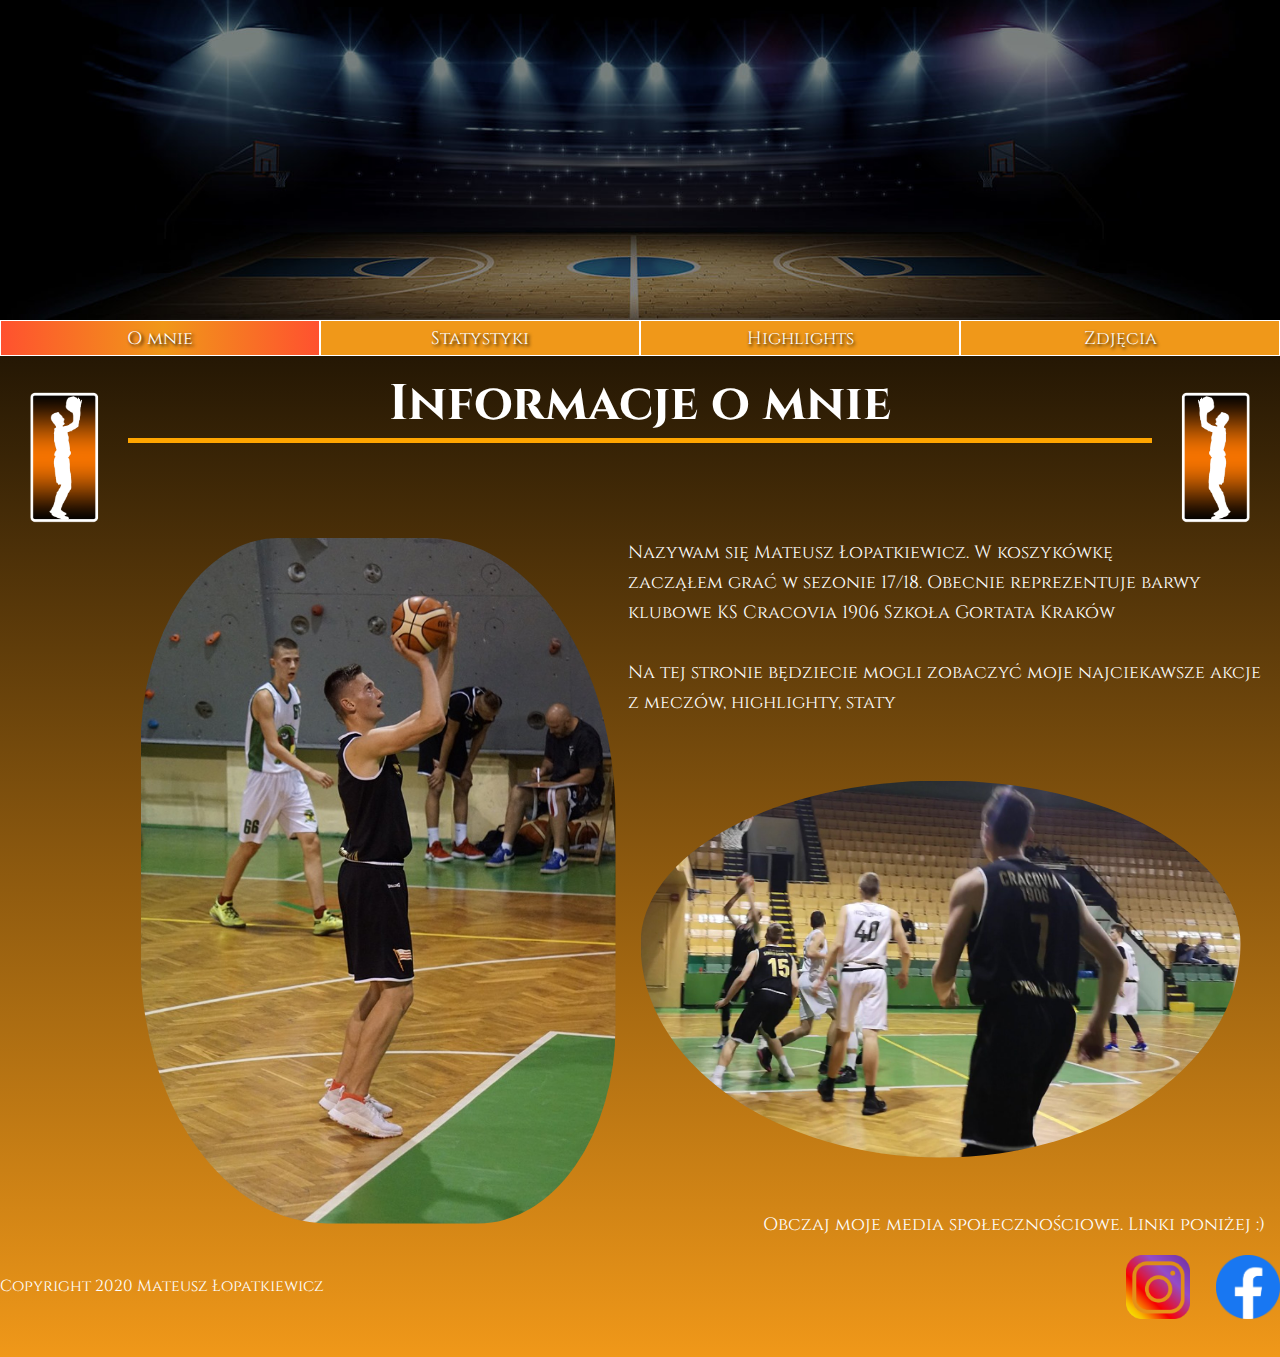
<file: index.html>
﻿<!DOCTYPE html>
<html lang="PL">
<head>
	<meta charset="UTF-8"> <!-- polskie znaki-->
	<meta name="keywords" content="Mateusz Łopatkiewicz, Mateusz, Łopatkiewicz, koszykówka, kosz, rozgrywki">
	<meta name="viewport" content="width=device-width, initial-scale=1.0"> <!-- dla urządzeń mobilnych-->
	<title>Mateusz Łopatkiewicz</title> <!-- Wynik wyszukiwania nazwa strony -->
	<link href="https://fonts.googleapis.com/css?family=Cinzel&display=swap&subset=latin-ext" rel="stylesheet">  <!-- dodanie czcionki -->
	<link href="Zdjecia/favicon.ico" rel="icon" type="image/x-icon"/>	<!-- favvicon -->
	<link rel="stylesheet" href="styleinfo.css">
    	<link rel="stylesheet" href="respon.css">


	<script src="http://ajax.googleapis.com/ajax/libs/jquery/1.8.3/jquery.min.js"></script>
	<script src="responsiveslides.min.js"></script>

	<script>
  		$(function() {
    	$(".rslides").responsiveSlides();
  	});
	</script>


	
</head>

<body>



<div id="wrapper"> <!-- Główny kontener z id main -->
	<header> <!-- nagłówek strony -->
		<ul class="rslides">
  			<li><img src="Zdjecia/basketball.jpg" alt=""></li>
  			<li><img src="Zdjecia/basketball2.jpg" alt=""></li>
			<li><img src="Zdjecia/basketball3.jpg" alt=""></li>
		</ul>
	</header>
	
		<nav> <!-- Nasze menu nawigacja -->
			<ol>
				<li class="aktywny"><a  href="#">O mnie</a></li>
				<li><a>Statystyki</a>
					<ul>
						<li><a href="KNBA.html">KNBA</a></li>
						<li><a href="U18.html">U18</a></li>
						<li><a href="U20.html">U20</a></li>
						<li><a href="3LM.html">3 Liga Mężczyzn</a></li>
                        			<li><a href="DC35.html">Draft Camp 35</a></li>
						<li><a href="PZKOSZ.html">Mistrzostwa Polski</a></li>
					</ul>
				</li>
				<li><a  href="stronafree.html">Highlights</a></li>
				<li><a  href="galeria.html">Zdjęcia</a></li>
			</ol>
		</nav>
	
		<section>
			<article>
                <img class="logo1" src="Zdjecia/Moje_logo.png" alt="Logo">
                <img class="logo second" src="Zdjecia/Moje_logo.png" alt="logo">
                <h1 class="pierwszy">Informacje o mnie</h1>
				<p></p>
				<p><img class="left" src="Zdjecia/ja.jpg" alt="Moje zdjęcie">Nazywam się Mateusz Łopatkiewicz. W koszykówkę zacząłem grać w sezonie 17/18. Obecnie reprezentuje 
				barwy klubowe KS Cracovia 1906 Szkoła Gortata Kraków</p>
				<p>Na tej stronie będziecie mogli zobaczyć moje najciekawsze akcje z meczów, highlighty, staty<img class="tyl" src="Zdjecia/tyl.png" alt="zdjecie"></p>
                
				<p class="media">Obczaj moje media społecznościowe. Linki poniżej :)</p>
				<a href="https://www.facebook.com/mateos0205" target="_blank"><img class="fb" src="Zdjecia/facebook.png" alt="fb" ></a><a href="https://www.instagram.com/maticzek52/?hl=pl" target="_blank"><img class=insta src="Zdjecia/instagram.png" alt="insta" ></a>
			</article>
			
		</section>
	
		<footer>Copyright 2020 Mateusz Łopatkiewicz</footer>
	
	</div>
	
	


</body>
</file>
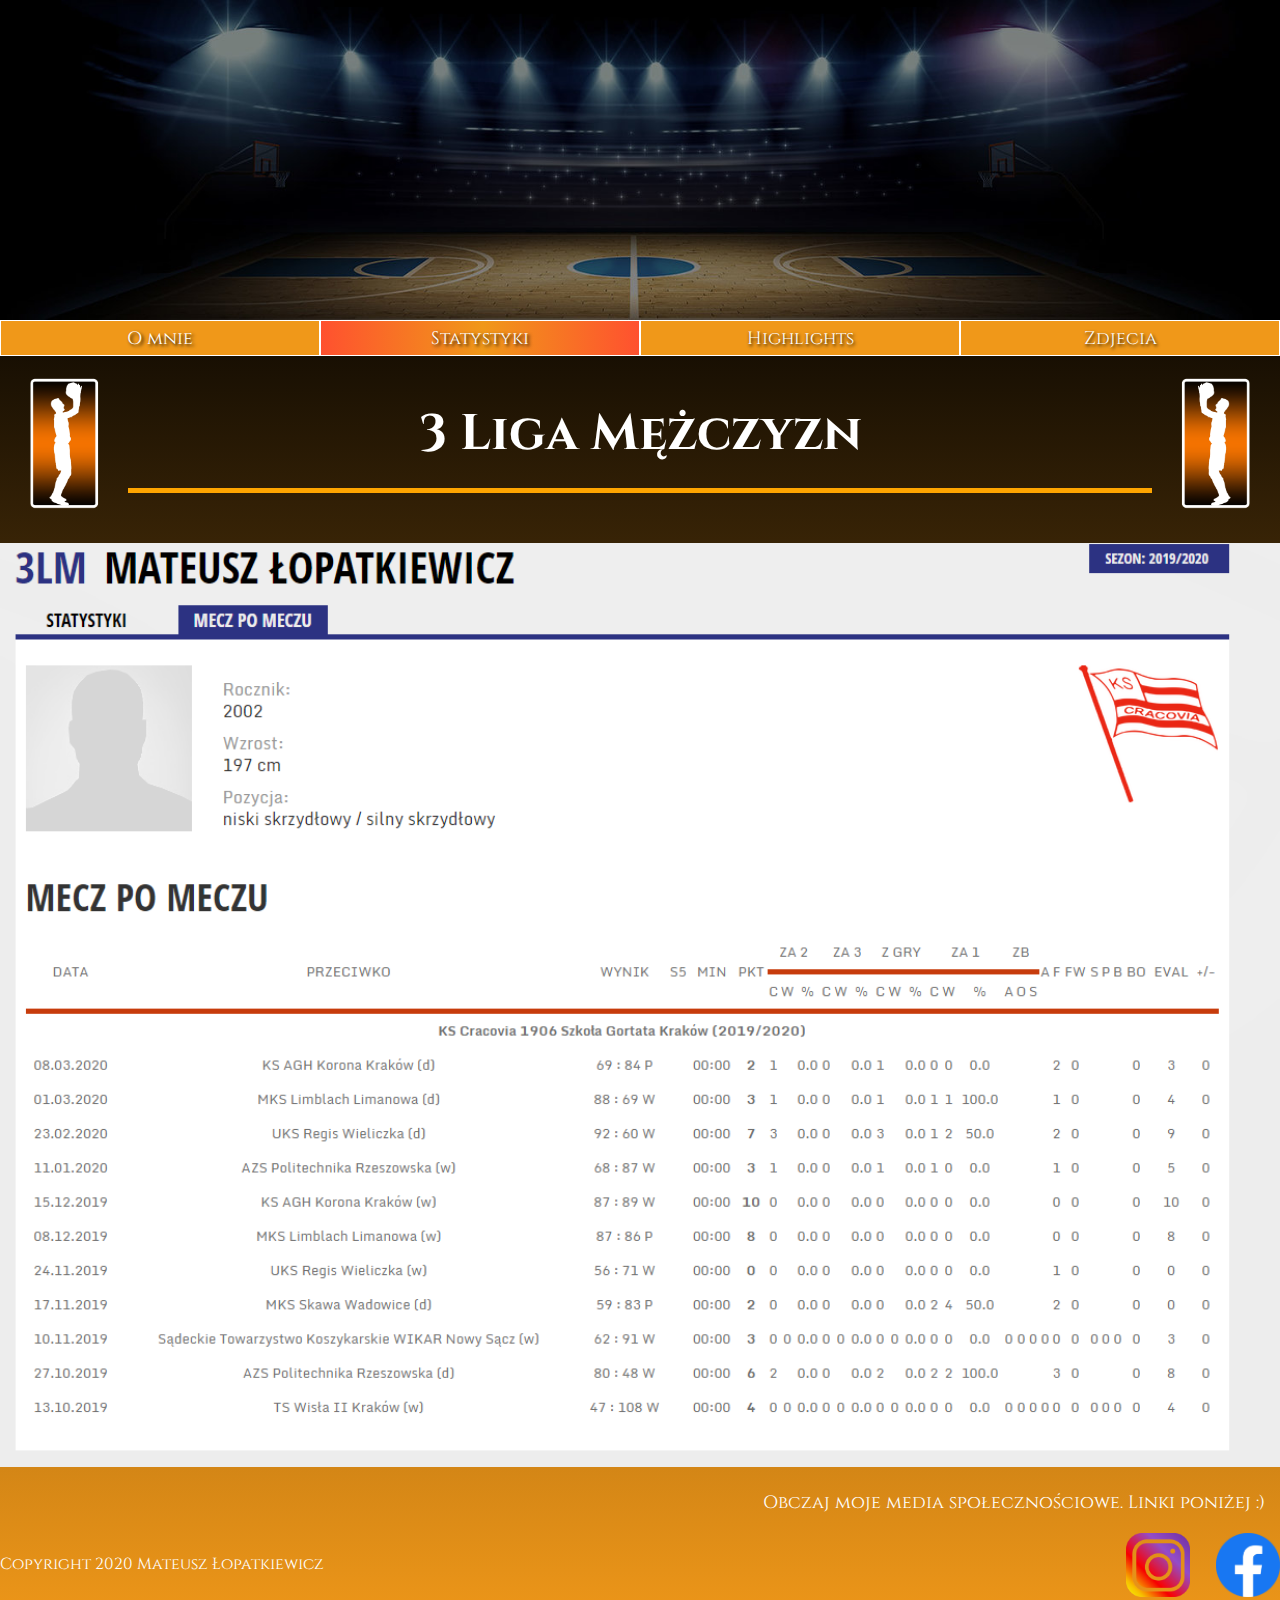
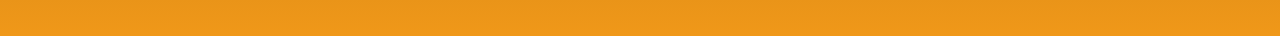
<file: 3LM.html>
﻿<!DOCTYPE html>
<html lang="PL">
<head>
	<meta charset="UTF-8"> <!-- polskie znaki-->
	<meta name="viewport" content="width=device-width, initial-scale=1.0"> <!-- dla urządzeń mobilnych-->
	<title>Mateusz Łopatkiewicz</title> <!-- Wynik wyszukiwania nazwa strony -->
	<link href="https://fonts.googleapis.com/css?family=Cinzel&display=swap&subset=latin-ext" rel="stylesheet">  <!-- dodanie czcionki -->
	<link href="Zdjecia/favicon.ico" rel="icon" type="image/x-icon" />	<!-- favvicon -->
	<link rel="stylesheet" href="stylestaty.css">
	<link rel="stylesheet" href="respon.css">
	<link rel="stylesheet" type="text/css" href="Lightbox/css/lightbox.css"> 
    <script type="text/javascript" src="Lightbox/js/lightbox-plus-jquery.min.js"></script>

	
	<script src="http://ajax.googleapis.com/ajax/libs/jquery/1.8.3/jquery.min.js"></script>
	<script src="responsiveslides.min.js"></script>

	<script>
  		$(function() {
    	$(".rslides").responsiveSlides();
  	});
	</script>

</head>

<body>
	<div id="wrapper"> <!-- Główny kontener z id main -->
		<header> <!-- nagłówek strony -->
				<ul class="rslides">
  			<li><img src="Zdjecia/basketball.jpg" alt=""></li>
  			<li><img src="Zdjecia/basketball2.jpg" alt=""></li>
			<li><img src="Zdjecia/basketball3.jpg" alt=""></li>
		</ul>
		</header>
	
		<nav> <!-- Nasze menu nawigacja -->
			<ol>
				<li><a  href="index.html">O mnie</a></li>
				<li class="aktywny"><a>Statystyki</a>
					<ul>
						<li><a href="KNBA.html">KNBA</a></li>
						<li><a href="U18.html">U18</a></li>
						<li><a href="U20.html">U20</a></li>
						<li class="aktywny">3 Liga Mężczyzn</li>
                         			<li><a href="DC35.html">Draft Camp 35</a></li>
						<li><a href="PZKOSZ.html">Mistrzostwa Polski</a></li>
					</ul>
				</li>
				<li><a  href="stronafree.html">Highlights</a></li>
				<li><a  href="galeria.html">Zdjecia</a></li>
			</ol>
		</nav>
	
		<section>
			<article>
                <img class="logo1" src="Zdjecia/Moje_logo.png" alt="Logo">
                <img class="logo second" src="Zdjecia/Moje_logo.png" alt="logo">
				<h1 class="pierwszy">3 Liga Mężczyzn</h1>
				<div class="statsy">
                <a class href="Zdjecia/3lmw.png" data-lightbox="Zdjęcia"><img class="statsy" src="Zdjecia/3LM.png"></a>
			    </div>
				<p class="media">Obczaj moje media społecznościowe. Linki poniżej :)</p>
				<a href="https://www.facebook.com/mateos0205" target="_blank"><img class="fb" src="Zdjecia/facebook.png" alt="fb" ></a><a href="https://www.instagram.com/maticzek52/?hl=pl" target="_blank"><img class=insta src="Zdjecia/instagram.png" alt="insta" ></a>
			</article>

		</section>
	
		<footer>Copyright 2020 Mateusz Łopatkiewicz</footer>
	
	</div>
	
	
</body>
</file>
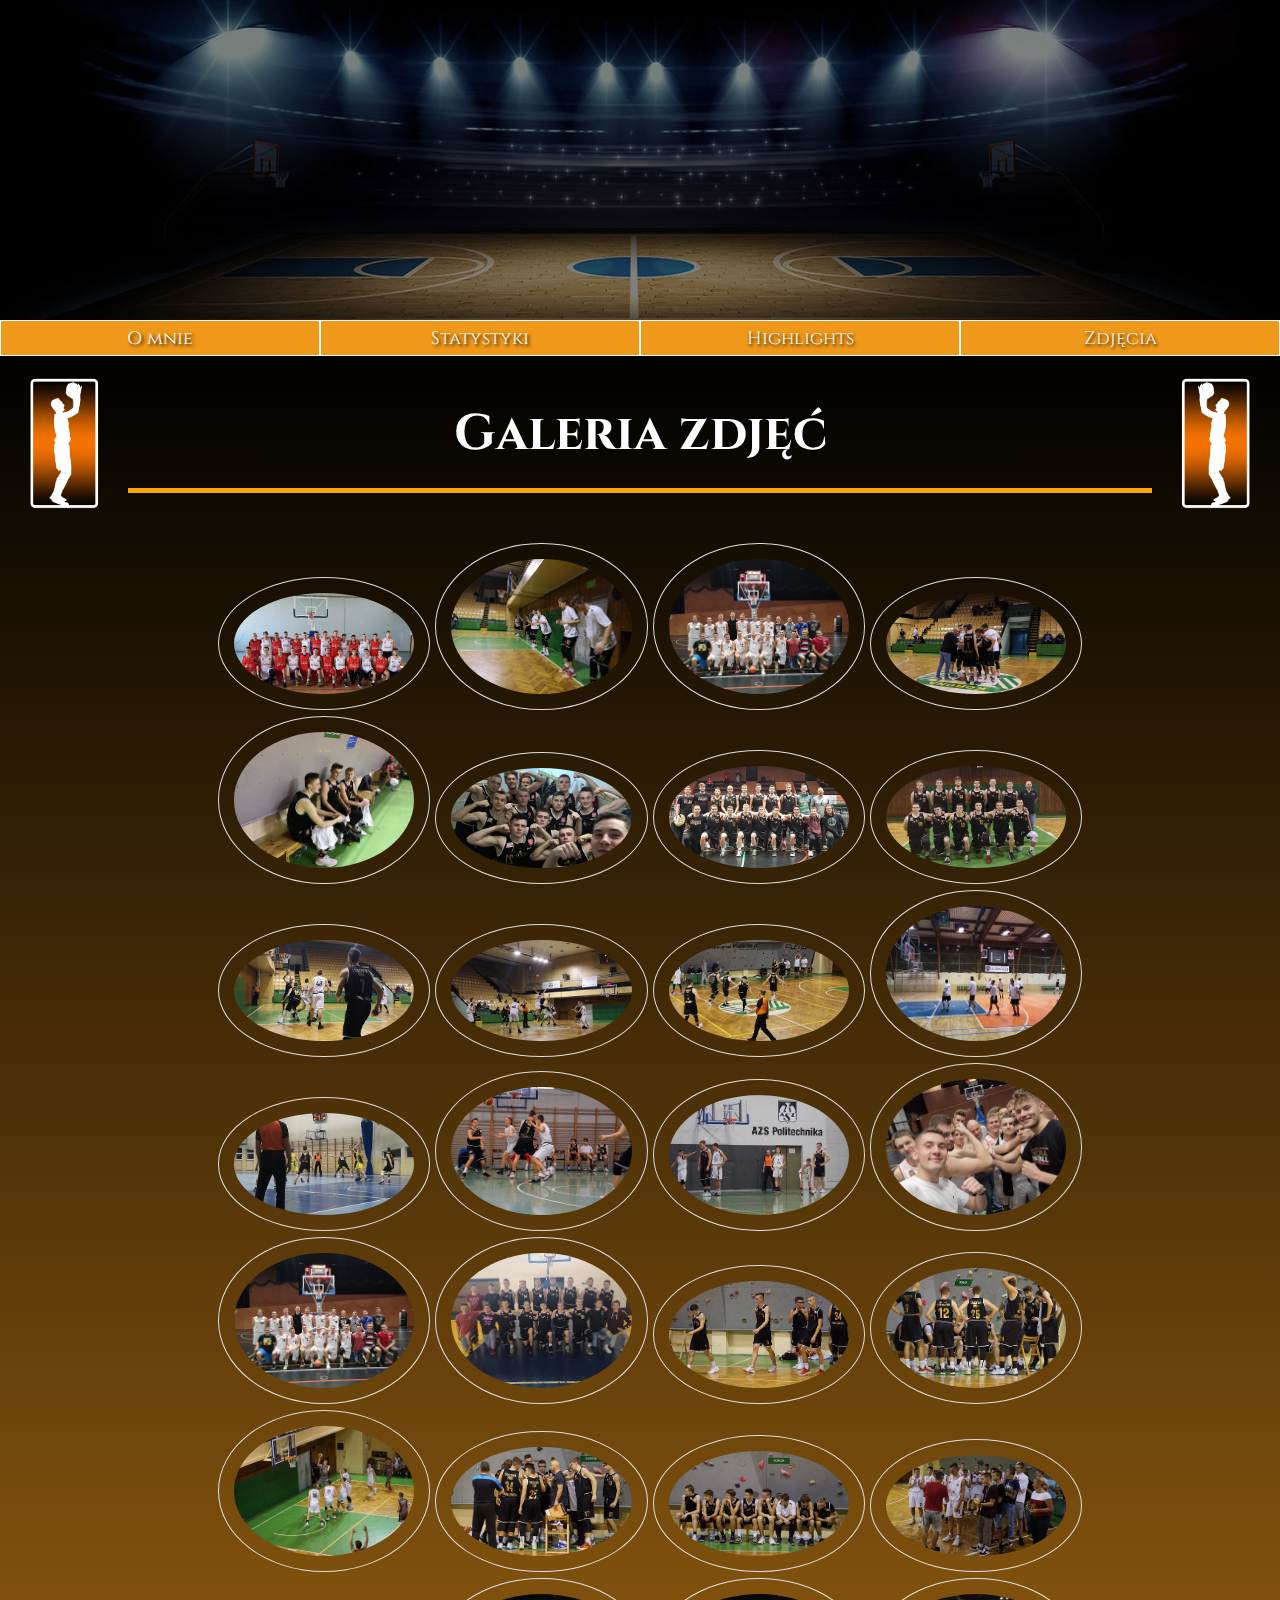
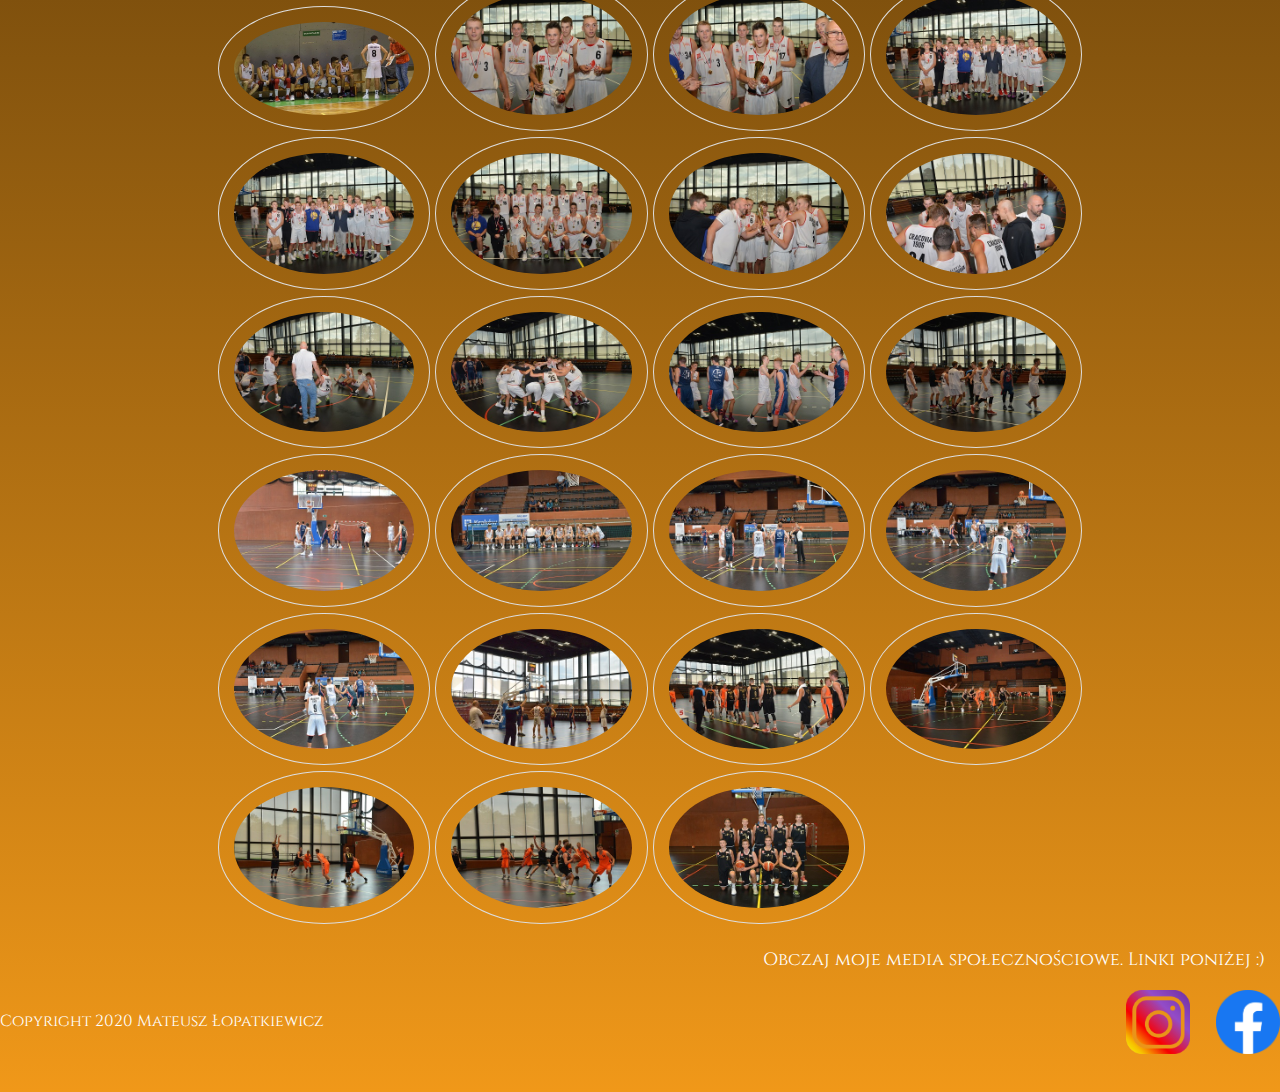
<file: galeria.html>
<!DOCTYPE html>
<html lang="PL">
<head>
	<meta charset="UTF-8"> <!-- polskie znaki-->
	<meta name="viewport" content="width=device-width, initial-scale=1.0"> <!-- dla urządzeń mobilnych-->
	<title>Mateusz Łopatkiewicz</title> <!-- Wynik wyszukiwania nazwa strony -->
	<link href="https://fonts.googleapis.com/css?family=Cinzel&display=swap&subset=latin-ext" rel="stylesheet">  <!-- dodanie czcionki -->
	<link href="Zdjecia/favicon.ico" rel="icon" type="image/x-icon" />	<!-- favvicon -->
	<link rel="stylesheet" type="text/css" href="stylestaty.css">
	<link rel="stylesheet" type="text/css" href="respon.css">
    <link rel="stylesheet" type="text/css" href="galeriastyle.css">
    <link rel="stylesheet" type="text/css" href="Lightbox/css/lightbox.css"> 
    <script type="text/javascript" src="Lightbox/js/lightbox-plus-jquery.min.js"></script>

	
	<script src="http://ajax.googleapis.com/ajax/libs/jquery/1.8.3/jquery.min.js"></script>
	<script src="responsiveslides.min.js"></script>

	<script>
  		$(function() {
    	$(".rslides").responsiveSlides();
  	});
	</script>

</head>

<body>
	<div id="wrapper"> <!-- Główny kontener z id main -->
		<header> <!-- nagłówek strony -->
				<ul class="rslides">
  			<li><img src="Zdjecia/basketball.jpg" alt=""></li>
  			<li><img src="Zdjecia/basketball2.jpg" alt=""></li>
  			<li><img src="Zdjecia/basketball3.jpg" alt=""></li>
		</ul>
		</header>
	
		<nav> <!-- Nasze menu nawigacja -->
			<ol>
				<li><a  href="index.html">O mnie</a></li>
				<li><a>Statystyki</a>
					<ul>
						<li><a href="KNBA.html">KNBA</a></li>
						<li><a href="U18.html">U18</a></li>
						<li><a href="U20.html">U20</a></li>
						<li><a href="3LM.html">3 Liga Mężczyzn</a></li>
                        			<li><a href="DC35.html">Draft Camp 35</a></li>
						<li><a href="PZKOSZ.html">Mistrzostwa Polski</a></li>
					</ul>
				</li>
				<li><a  href="stronafree.html">Highlights</a></li>
				<li><a  href="galeria.html">Zdjęcia</a></li>
			</ol>
		</nav>
	
		<section>
			<article>
                <img class="logo1" src="Zdjecia/Moje_logo.png" alt="Logo">
                <img class="logo second" src="Zdjecia/Moje_logo.png" alt="logo">
				<h1 class="pierwszy">Galeria zdjęć</h1>
                <div class="gallery">
                    <a href="Images/zdj1.jpg" data-lightbox="Zdjęcia"><img src="Images/zdj1male.jpg"></a>
                    <a href="Images/zdj2.jpg" data-lightbox="Zdjęcia"><img src="Images/zdj2male.jpg"></a>
                    <a href="Images/zdj3.jpg" data-lightbox="Zdjęcia"><img src="Images/zdj3male.jpg"></a>
                    <a href="Images/zdj4.jpg" data-lightbox="Zdjęcia"><img src="Images/zdj4male.jpg"></a>
                    <a href="Images/zdj5.jpg" data-lightbox="Zdjęcia"><img src="Images/zdj5male.jpg"></a>
                    <a href="Images/zdj6.jpg" data-lightbox="Zdjęcia"><img src="Images/zdj6male.jpg"></a>
                    <a href="Images/zdj7.jpg" data-lightbox="Zdjęcia"><img src="Images/zdj7male.jpg"></a>
                    <a href="Images/zdj8.jpg" data-lightbox="Zdjęcia"><img src="Images/zdj8male.jpg"></a>
                    <a href="Images/zdj9.jpg" data-lightbox="Zdjęcia"><img src="Images/zdj9male.jpg"></a>
                    <a href="Images/zdj10.jpg" data-lightbox="Zdjęcia"><img src="Images/zdj10male.jpg"></a>
                    <a href="Images/zdj11.jpg" data-lightbox="Zdjęcia"><img src="Images/zdj11male.jpg"></a>
                    <a href="Images/zdj12.jpg" data-lightbox="Zdjęcia"><img src="Images/zdj12male.jpg"></a>
                    <a href="Images/zdj13.jpg" data-lightbox="Zdjęcia"><img src="Images/zdj13male.jpg"></a>
                    <a href="Images/zdj14.jpg" data-lightbox="Zdjęcia"><img src="Images/zdj14male.jpg"></a>
                    <a href="Images/zdj16.jpg" data-lightbox="Zdjęcia"><img src="Images/zdj16male.jpg"></a>
                    <a href="Images/zdj18.jpg" data-lightbox="Zdjęcia"><img src="Images/zdj18male.jpg"></a>
                    <a href="Images/zdj19.jpg" data-lightbox="Zdjęcia"><img src="Images/zdj19male.jpg"></a>
                    <a href="Images/zdj20.jpg" data-lightbox="Zdjęcia"><img src="Images/zdj20male.jpg"></a>
                    <a href="Images/zdj21.jpg" data-lightbox="Zdjęcia"><img src="Images/zdj21male.jpg"></a>
                    <a href="Images/zdj24.jpg" data-lightbox="Zdjęcia"><img src="Images/zdj24male.jpg"></a>
                    <a href="Images/zdj25.jpg" data-lightbox="Zdjęcia"><img src="Images/zdj25male.jpg"></a>
                    <a href="Images/zdj26.jpg" data-lightbox="Zdjęcia"><img src="Images/zdj26male.jpg"></a>
                    <a href="Images/zdj27.jpg" data-lightbox="Zdjęcia"><img src="Images/zdj27male.jpg"></a>
                    <a href="Images/zdj28.jpg" data-lightbox="Zdjęcia"><img src="Images/zdj28male.jpg"></a>
                    <a href="Images/zdj29.jpg" data-lightbox="Zdjęcia"><img src="Images/zdj29male.jpg"></a>
                    <a href="Images/zdj31.jpg" data-lightbox="Zdjęcia"><img src="Images/zdj31male.jpg"></a>
                    <a href="Images/zdj32.jpg" data-lightbox="Zdjęcia"><img src="Images/zdj32male.jpg"></a>
                    <a href="Images/zdj33.jpg" data-lightbox="Zdjęcia"><img src="Images/zdj33male.jpg"></a>
                    <a href="Images/zdj34.jpg" data-lightbox="Zdjęcia"><img src="Images/zdj34male.jpg"></a>
                    <a href="Images/zdj35.jpg" data-lightbox="Zdjęcia"><img src="Images/zdj35male.jpg"></a>
                    <a href="Images/zdj36.jpg" data-lightbox="Zdjęcia"><img src="Images/zdj36male.jpg"></a>
                    <a href="Images/zdj37.jpg" data-lightbox="Zdjęcia"><img src="Images/zdj37male.jpg"></a>
                    <a href="Images/zdj38.jpg" data-lightbox="Zdjęcia"><img src="Images/zdj38male.jpg"></a>
                    <a href="Images/zdj39.jpg" data-lightbox="Zdjęcia"><img src="Images/zdj39male.jpg"></a>
                    <a href="Images/zdj40.jpg" data-lightbox="Zdjęcia"><img src="Images/zdj40male.jpg"></a>
                    <a href="Images/zdj41.jpg" data-lightbox="Zdjęcia"><img src="Images/zdj41male.jpg"></a>
                    <a href="Images/zdj42.jpg" data-lightbox="Zdjęcia"><img src="Images/zdj42male.jpg"></a>
                    <a href="Images/zdj43.jpg" data-lightbox="Zdjęcia"><img src="Images/zdj43male.jpg"></a>
                    <a href="Images/zdj44.jpg" data-lightbox="Zdjęcia"><img src="Images/zdj44male.jpg"></a>
                    <a href="Images/zdj45.jpg" data-lightbox="Zdjęcia"><img src="Images/zdj45male.jpg"></a>
                    <a href="Images/zdj46.jpg" data-lightbox="Zdjęcia"><img src="Images/zdj46male.jpg"></a>
                    <a href="Images/zdj47.jpg" data-lightbox="Zdjęcia"><img src="Images/zdj47male.jpg"></a>
                    <a href="Images/zdj48.jpg" data-lightbox="Zdjęcia"><img src="Images/zdj48male.jpg"></a>
                    <a href="Images/zdj49.jpg" data-lightbox="Zdjęcia"><img src="Images/zdj49male.jpg"></a>
                    <a href="Images/zdj50.jpg" data-lightbox="Zdjęcia"><img src="Images/zdj50male.jpg"></a>
                    <a href="Images/zdj51.jpg" data-lightbox="Zdjęcia"><img src="Images/zdj51male.jpg"></a>
                    <a href="Images/zdj52.jpg" data-lightbox="Zdjęcia"><img src="Images/zdj52male.jpg"></a>
                </div>
				<p class="media">Obczaj moje media społecznościowe. Linki poniżej :)</p>
				<a href="https://www.facebook.com/mateos0205" target="_blank"><img class="fb" src="Zdjecia/facebook.png" alt="fb" ></a><a href="https://www.instagram.com/maticzek52/?hl=pl" target="_blank"><img class=insta src="Zdjecia/instagram.png" alt="insta" ></a>
			</article>

		</section>
	
		<footer>Copyright 2020 Mateusz Łopatkiewicz</footer>
	
	</div>
	
	
</body>
</file>
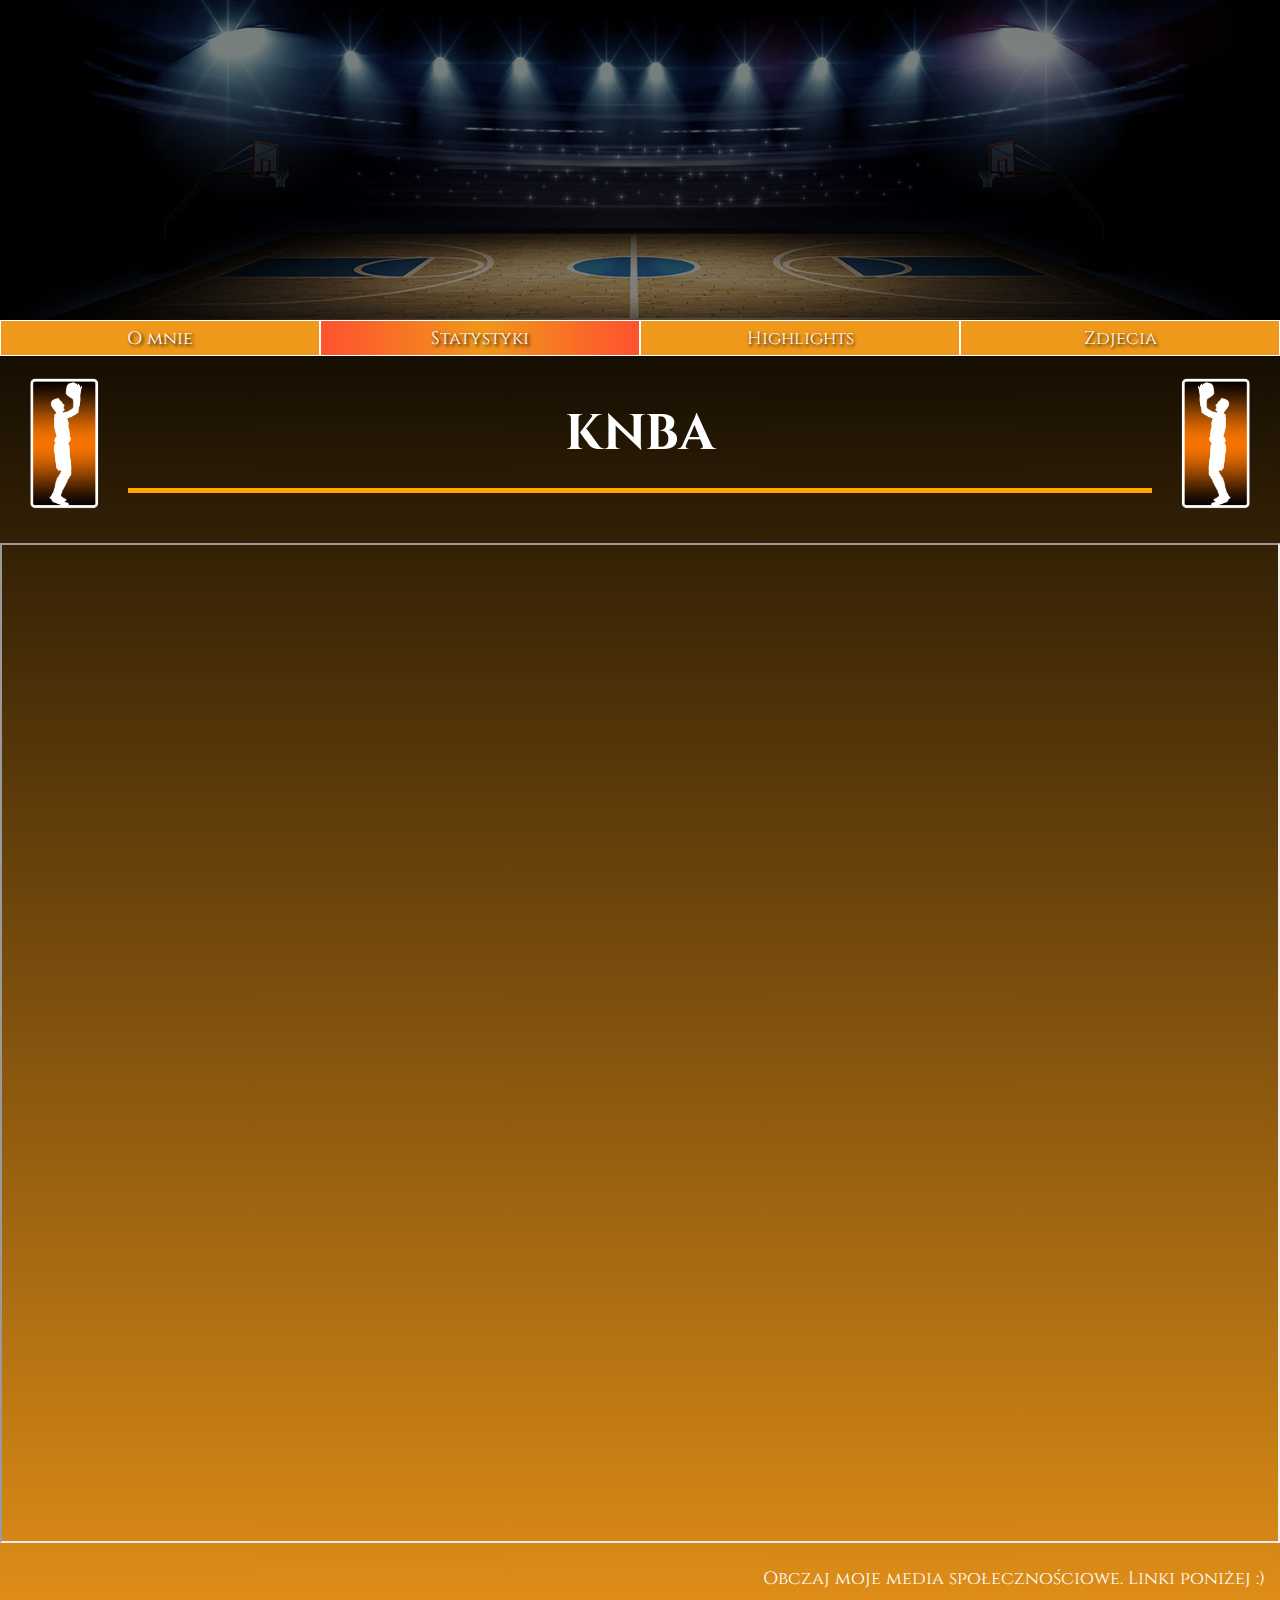
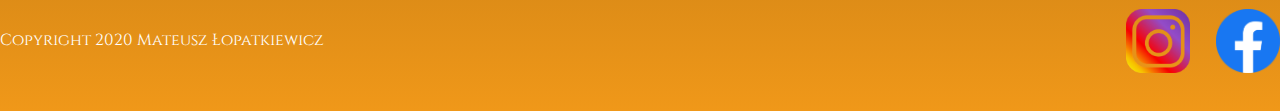
<file: KNBA.html>
﻿<!DOCTYPE html>
<html lang="PL">
<head>
	<meta charset="UTF-8"> <!-- polskie znaki-->
	<meta name="viewport" content="width=device-width, initial-scale=1.0"> <!-- dla urządzeń mobilnych-->
	<title>Mateusz Łopatkiewicz</title> <!-- Wynik wyszukiwania nazwa strony -->
	<link href="https://fonts.googleapis.com/css?family=Cinzel&display=swap&subset=latin-ext" rel="stylesheet">  <!-- dodanie czcionki -->
	<link href="Zdjecia/favicon.ico" rel="icon" type="image/x-icon" />	<!-- favvicon -->
	<link rel="stylesheet" href="stylestaty.css">
	<link rel="stylesheet" href="respon.css">

	
	<script src="http://ajax.googleapis.com/ajax/libs/jquery/1.8.3/jquery.min.js"></script>
	<script src="responsiveslides.min.js"></script>

	<script>
  		$(function() {
    	$(".rslides").responsiveSlides();
  	});
	</script>
	
</head>

<body>
	<div id="wrapper"> <!-- Główny kontener z id main -->
		<header> <!-- nagłówek strony -->
				<ul class="rslides">
  			<li><img src="Zdjecia/basketball.jpg" alt=""></li>
  			<li><img src="Zdjecia/basketball2.jpg" alt=""></li>
			<li><img src="Zdjecia/basketball3.jpg" alt=""></li>
		</ul>
		</header>
	
		<nav> <!-- Nasze menu nawigacja -->
			<ol>
				<li><a  href="index.html">O mnie</a></li>
				<li class="aktywny"><a>Statystyki</a>
					<ul>
						<li class="aktywny">KNBA</li>
						<li><a href="U18.html">U18</a></li>
						<li><a href="U20.html">U20</a></li>
						<li><a href="3LM.html">3 Liga Mężczyzn</a></li>
                        			<li><a href="DC35.html">Draft Camp 35</a></li>
						<li><a href="PZKOSZ.html">Mistrzostwa Polski</a></li>
					</ul>
				</li>
				<li><a  href="stronafree.html">Highlights</a></li>
				<li><a  href="galeria.html">Zdjecia</a></li>
			</ol>
		</nav>
	
		<section>
			<article>
                <img class="logo1" src="Zdjecia/Moje_logo.png" alt="Logo">
                <img class="logo second" src="Zdjecia/Moje_logo.png" alt="logo">
				<h1 class="pierwszy">KNBA</h1>
				<iframe name="KNBA" src="https://www.knba.krakow.pl/zawodnik/2760,mateusz-lopatkiewicz" >
				</iframe>
				<p class="media">Obczaj moje media społecznościowe. Linki poniżej :)</p>
				<a href="https://www.facebook.com/mateos0205" target="_blank"><img class="fb" src="Zdjecia/facebook.png" alt="fb" ></a><a href="https://www.instagram.com/maticzek52/?hl=pl" target="_blank"><img class=insta src="Zdjecia/instagram.png" alt="insta" ></a>
			</article>

		</section>
	
		<footer>Copyright 2020 Mateusz Łopatkiewicz</footer>
	
	</div>
	
	
</body>
</file>
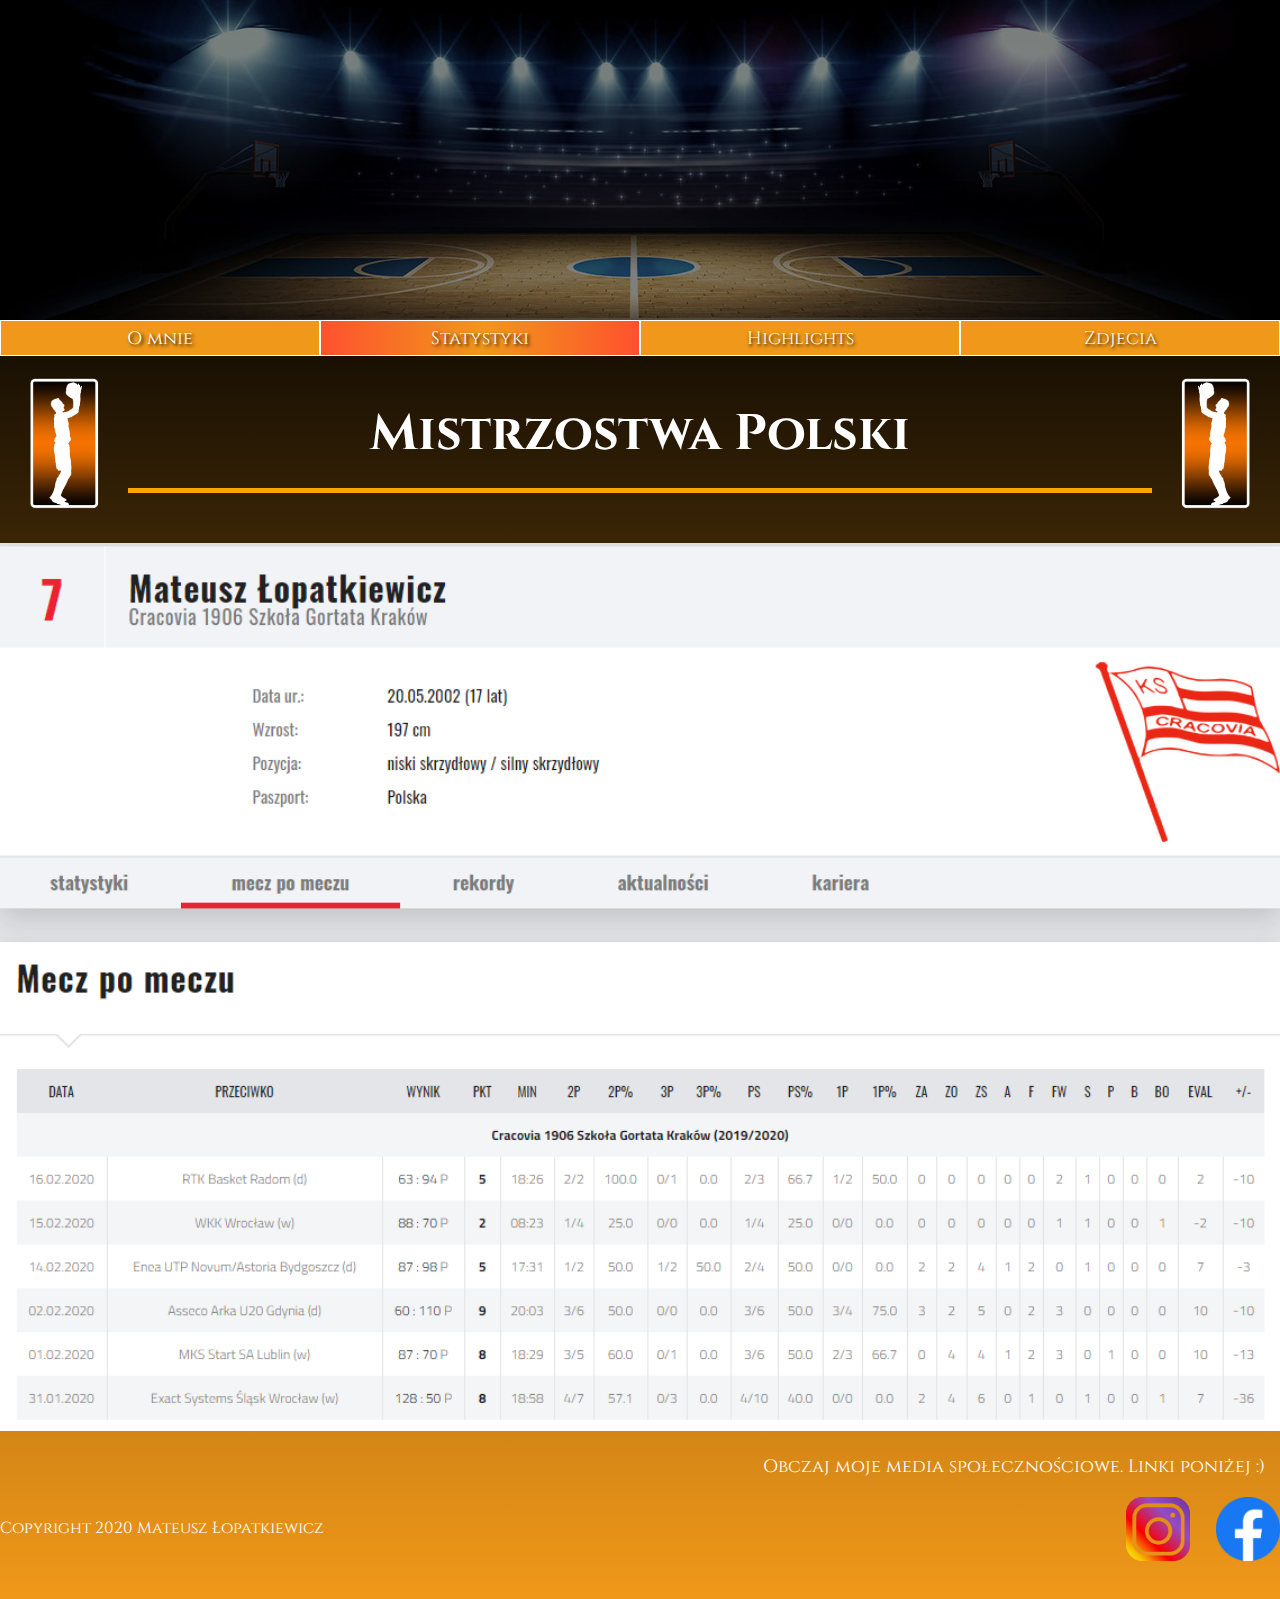
<file: PZKOSZ.html>
﻿<!DOCTYPE html>
<html lang="PL">
<head>
	<meta charset="UTF-8"> <!-- polskie znaki-->
	<meta name="viewport" content="width=device-width, initial-scale=1.0"> <!-- dla urządzeń mobilnych-->
	<title>Mateusz Łopatkiewicz</title> <!-- Wynik wyszukiwania nazwa strony -->
	<link href="https://fonts.googleapis.com/css?family=Cinzel&display=swap&subset=latin-ext" rel="stylesheet">  <!-- dodanie czcionki -->
	<link href="Zdjecia/favicon.ico" rel="icon" type="image/x-icon" />	<!-- favvicon -->
	<link rel="stylesheet" href="stylestaty.css">
	<link rel="stylesheet" href="respon.css">
	<link rel="stylesheet" type="text/css" href="Lightbox/css/lightbox.css"> 
    <script type="text/javascript" src="Lightbox/js/lightbox-plus-jquery.min.js"></script>

	
	<script src="http://ajax.googleapis.com/ajax/libs/jquery/1.8.3/jquery.min.js"></script>
	<script src="responsiveslides.min.js"></script>

	<script>
  		$(function() {
    	$(".rslides").responsiveSlides();
  	});
	</script>

</head>

<body>
	<div id="wrapper"> <!-- Główny kontener z id main -->
		<header> <!-- nagłówek strony -->
				<ul class="rslides">
  			<li><img src="Zdjecia/basketball.jpg" alt=""></li>
  			<li><img src="Zdjecia/basketball2.jpg" alt=""></li>
			<li><img src="Zdjecia/basketball3.jpg" alt=""></li>
		</ul>
		</header>
	
		<nav> <!-- Nasze menu nawigacja -->
			<ol>
				<li><a  href="index.html">O mnie</a></li>
				<li class="aktywny"><a>Statystyki</a>
					<ul>
						<li><a href="KNBA.html">KNBA</a></li>
						<li><a href="U18.html">U18</a></li>
						<li><a href="U20.html">U20</a></li>
						<li><a href="3LM.html">3 Liga Mężczyzn</a></li>
                        			<li><a href="DC35.html">Draft Camp 35</a></li>
						<li class="aktywny">Mistrzostwa Polski</li>
					</ul>
				</li>
				<li><a  href="stronafree.html">Highlights</a></li>
				<li><a  href="galeria.html">Zdjecia</a></li>
			</ol>
		</nav>
	
		<section>
			<article>
                <img class="logo1" src="Zdjecia/Moje_logo.png" alt="Logo">
                <img class="logo second" src="Zdjecia/Moje_logo.png" alt="logo">
				<h1 class="pierwszy">Mistrzostwa Polski</h1>
				<div class="statsy">
                <a class href="Zdjecia/MPw.png" data-lightbox="Zdjęcia"><img class="statsy" src="Zdjecia/MP.png"></a>
			    </div>
				<p class="media">Obczaj moje media społecznościowe. Linki poniżej :)</p>
				<a href="https://www.facebook.com/mateos0205" target="_blank"><img class="fb" src="Zdjecia/facebook.png" alt="fb" ></a><a href="https://www.instagram.com/maticzek52/?hl=pl" target="_blank"><img class=insta src="Zdjecia/instagram.png" alt="insta" ></a>
			</article>

		</section>
	
		<footer>Copyright 2020 Mateusz Łopatkiewicz</footer>
	
	</div>
	
	
</body>
</file>
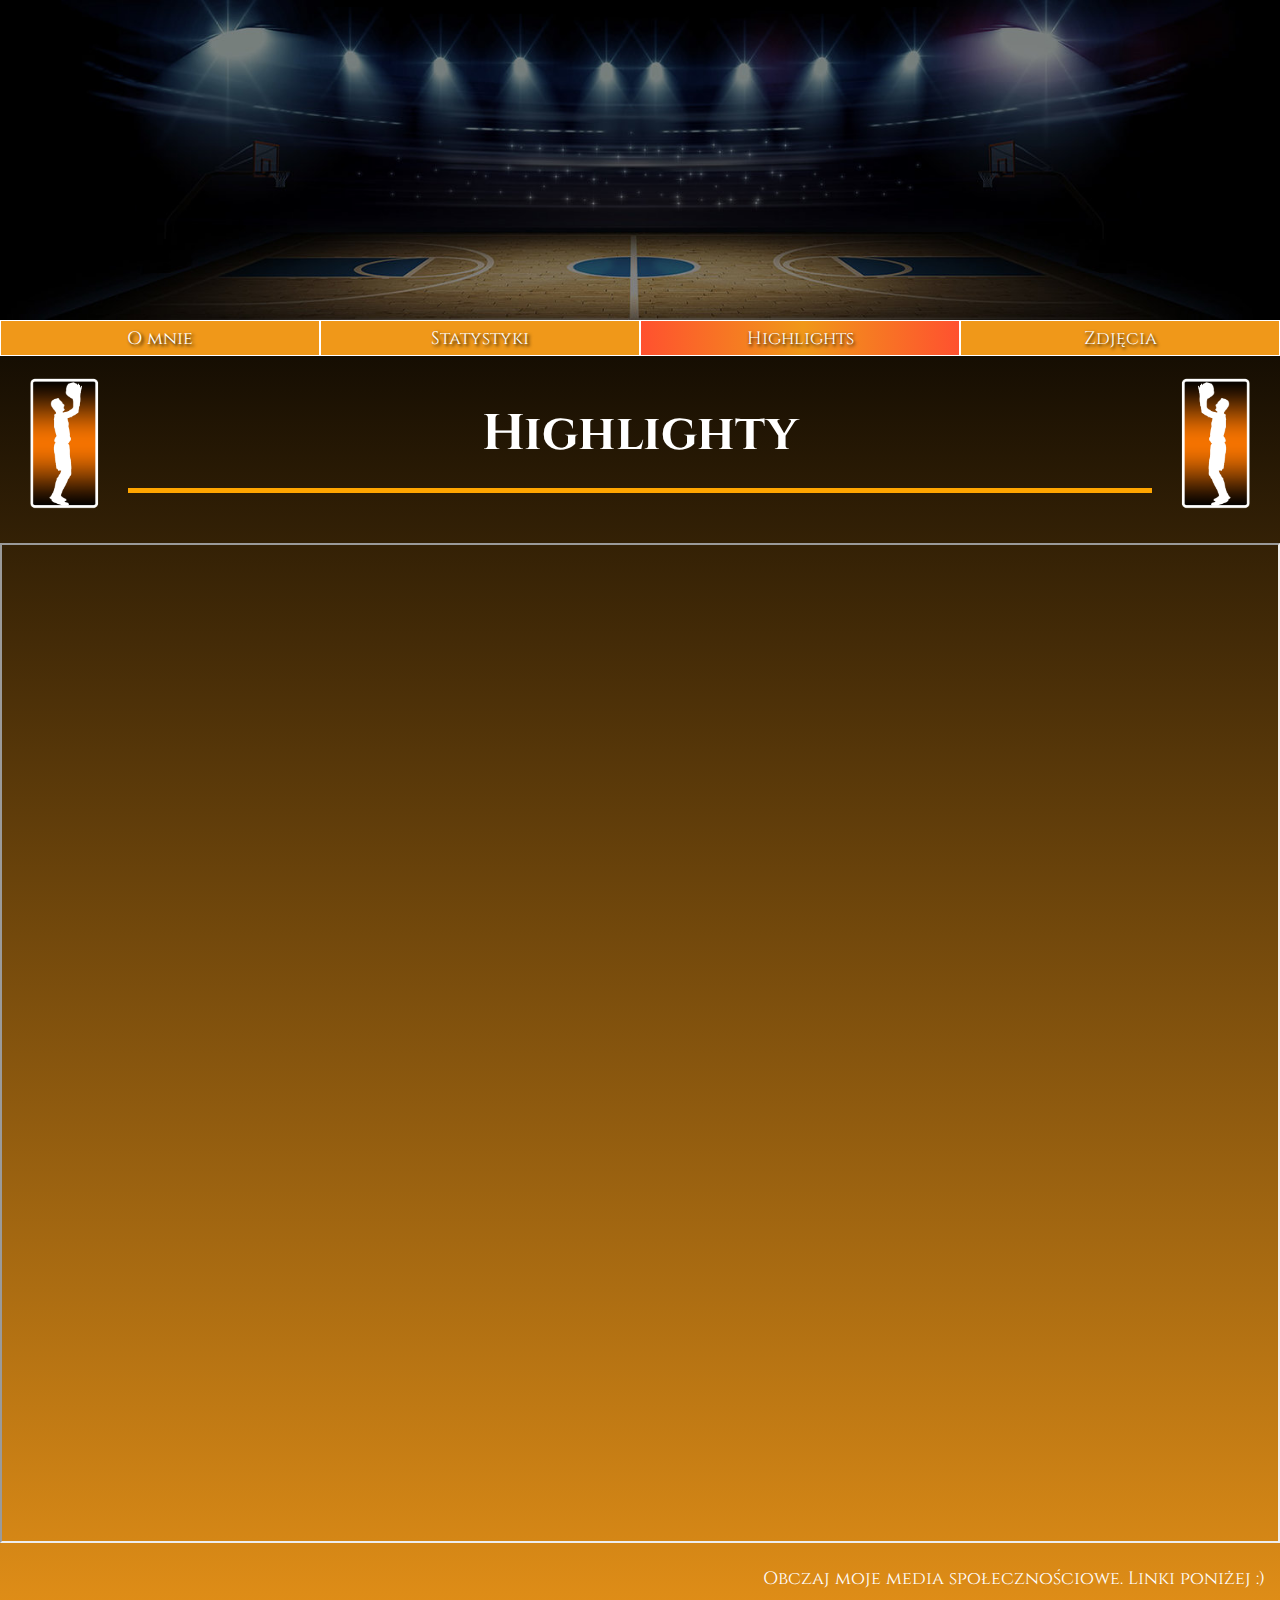
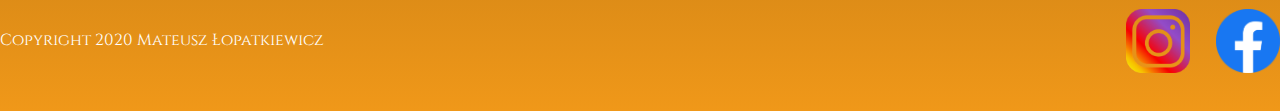
<file: stronafree.html>
<!DOCTYPE html>
<html lang="PL">
<head>
	<meta charset="UTF-8"> <!-- polskie znaki-->
	<meta name="viewport" content="width=device-width, initial-scale=1.0"> <!-- dla urządzeń mobilnych-->
	<title>Mateusz Łopatkiewicz</title> <!-- Wynik wyszukiwania nazwa strony -->
	<link href="https://fonts.googleapis.com/css?family=Cinzel&display=swap&subset=latin-ext" rel="stylesheet">  <!-- dodanie czcionki -->
	<link href="Zdjęcia/favicon.ico" rel="icon" type="image/x-icon" />	<!-- favvicon -->
	<link rel="stylesheet" href="stylestaty.css">
	<link rel="stylesheet" href="respon.css">

	
	<script src="http://ajax.googleapis.com/ajax/libs/jquery/1.8.3/jquery.min.js"></script>
	<script src="responsiveslides.min.js"></script>

	<script>
  		$(function() {
    	$(".rslides").responsiveSlides();
  	});
	</script>

</head>

<body>
	<div id="wrapper"> <!-- Główny kontener z id main -->
		<header> <!-- nagłówek strony -->
				<ul class="rslides">
  			<li><img src="Zdjecia/basketball.jpg" alt=""></li>
  			<li><img src="Zdjecia/basketball2.jpg" alt=""></li>
			<li><img src="Zdjecia/basketball3.jpg" alt=""></li>
		</ul>
		</header>
	
		<nav> <!-- Nasze menu nawigacja -->
			<ol>
				<li><a  href="index.html">O mnie</a></li>
				<li><a>Statystyki</a>
					<ul>
						<li><a href="KNBA.html">KNBA</a></li>
						<li><a href="U18.html">U18</a></li>
						<li><a href="U20.html">U20</a></li>
						<li><a href="3LM.html">3 Liga Mężczyzn</a></li>
                        			<li><a href="DC35.html">Draft Camp 35</a></li>
						<li><a href="PZKOSZ.html">Mistrzostwa Polski</a></li>
					</ul>
				</li>
				<li class="aktywny"><a href="stronafree.html">Highlights</a></li>
				<li><a  href="galeria.html">Zdjęcia</a></li>
			</ol>
		</nav>
	
		<section>
			<article>
                <img class="logo1" src="Zdjecia/Moje_logo.png" alt="Logo">
                <img class="logo second" src="Zdjecia/Moje_logo.png" alt="logo">
				<h1 class="pierwszy">Highlighty</h1>
				<iframe width="1500" height="845" src="https://www.youtube.com/embed/ccItuQMDr5w" allow="accelerometer; autoplay; encrypted-media; gyroscope; picture-in-picture" allowfullscreen></iframe><!-- TUTAJ IFRAME  FILMIK -->
				<p class="media">Obczaj moje media społecznościowe. Linki poniżej :)</p>
				<a href="https://www.facebook.com/mateos0205" target="_blank"><img class="fb" src="Zdjecia/facebook.png" alt="fb" ></a><a href="https://www.instagram.com/maticzek52/?hl=pl" target="_blank"><img class=insta src="Zdjecia/instagram.png" alt="insta" ></a>
			</article>

		</section>
	
		<footer>Copyright 2020 Mateusz Łopatkiewicz</footer>
	
	</div>
	
	
</body>
</file>
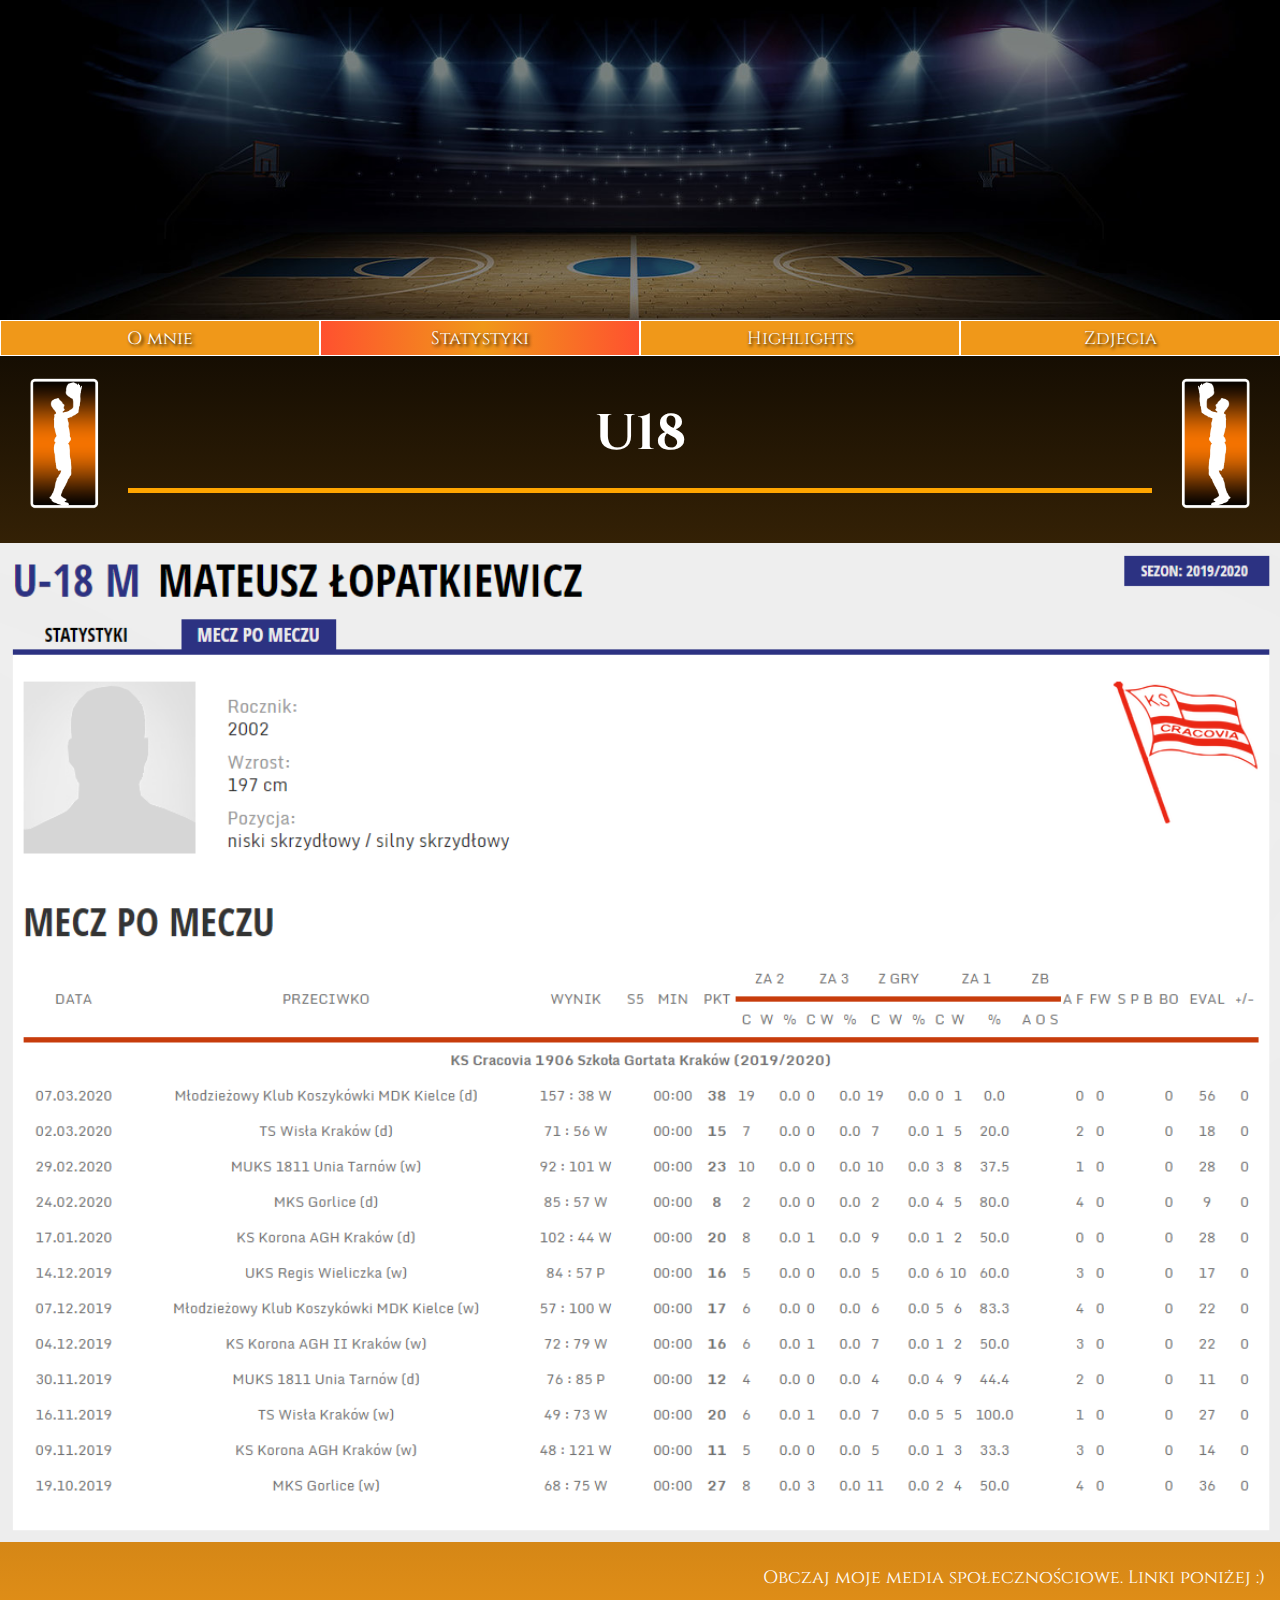
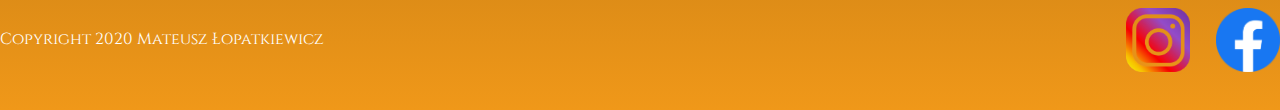
<file: U18.html>
﻿<!DOCTYPE html>
<html lang="PL">
<head>
	<meta charset="UTF-8"> <!-- polskie znaki-->
	<meta name="viewport" content="width=device-width, initial-scale=1.0"> <!-- dla urządzeń mobilnych-->
	<title>Mateusz Łopatkiewicz</title> <!-- Wynik wyszukiwania nazwa strony -->
	<link href="https://fonts.googleapis.com/css?family=Cinzel&display=swap&subset=latin-ext" rel="stylesheet">  <!-- dodanie czcionki -->
	<link href="Zdjecia/favicon.ico" rel="icon" type="image/x-icon" />	<!-- favvicon -->
	<link rel="stylesheet" href="stylestaty.css">
	<link rel="stylesheet" href="respon.css">
	<link rel="stylesheet" type="text/css" href="galeriastyle.css">
    <link rel="stylesheet" type="text/css" href="Lightbox/css/lightbox.css"> 
    <script type="text/javascript" src="Lightbox/js/lightbox-plus-jquery.min.js"></script>


	
	<script src="http://ajax.googleapis.com/ajax/libs/jquery/1.8.3/jquery.min.js"></script>
	<script src="responsiveslides.min.js"></script>

	<script>
  		$(function() {
    	$(".rslides").responsiveSlides();
  	});
	</script>

	
</head>

<body>
	<div id="wrapper"> <!-- Główny kontener z id main -->
		<header> <!-- nagłówek strony -->
				<ul class="rslides">
  			<li><img src="Zdjecia/basketball.jpg" alt=""></li>
  			<li><img src="Zdjecia/basketball2.jpg" alt=""></li>
		</ul>
		</header>
	
		<nav> <!-- Nasze menu nawigacja -->
			<ol>
				<li><a  href="index.html">O mnie</a></li>
				<li class="aktywny"><a>Statystyki</a>
					<ul>
						<li><a href="KNBA.html">KNBA</a></li>
						<li class="aktywny">U18</li>
						<li><a href="U20.html">U20</a></li>
						<li><a href="3LM.html">3 Liga Mężczyzn</a></li>
						<li><a href="DC35.html">Draft Camp 35</a></li>
						<li><a href="PZKOSZ.html">Mistrzostwa Polski</a></li>
					</ul>
				</li>
				<li><a  href="stronafree.html">Highlights</a></li>
				<li><a  href="galeria.html">Zdjecia</a></li>
			</ol>
		</nav>
	
		<section>
			<article>
					<img class="logo1" src="Zdjecia/Moje_logo.png" alt="Logo">
                			<img class="logo second" src="Zdjecia/Moje_logo.png" alt="logo">
				<h1 class="pierwszy">U18</h1>
				<div class="statsy">
                <a class href="Zdjecia/u18w.png" data-lightbox="Zdjęcia"><img class="statsy" src="Zdjecia/U18.png"></a>
			    </div>
				<p class="media">Obczaj moje media społecznościowe. Linki poniżej :)</p>
				<a href="https://www.facebook.com/mateos0205" target="_blank"><img class="fb" src="./Zdjecia/facebook.png" alt="fb" ></a><a href="https://www.instagram.com/maticzek52/?hl=pl" target="_blank"><img class=insta src="./Zdjecia/instagram.png" alt="insta" ></a>
			</article>

		</section>
	
		<footer>Copyright 2020 Mateusz Łopatkiewicz</footer>
	
	</div>
	
	
</body>
</file>
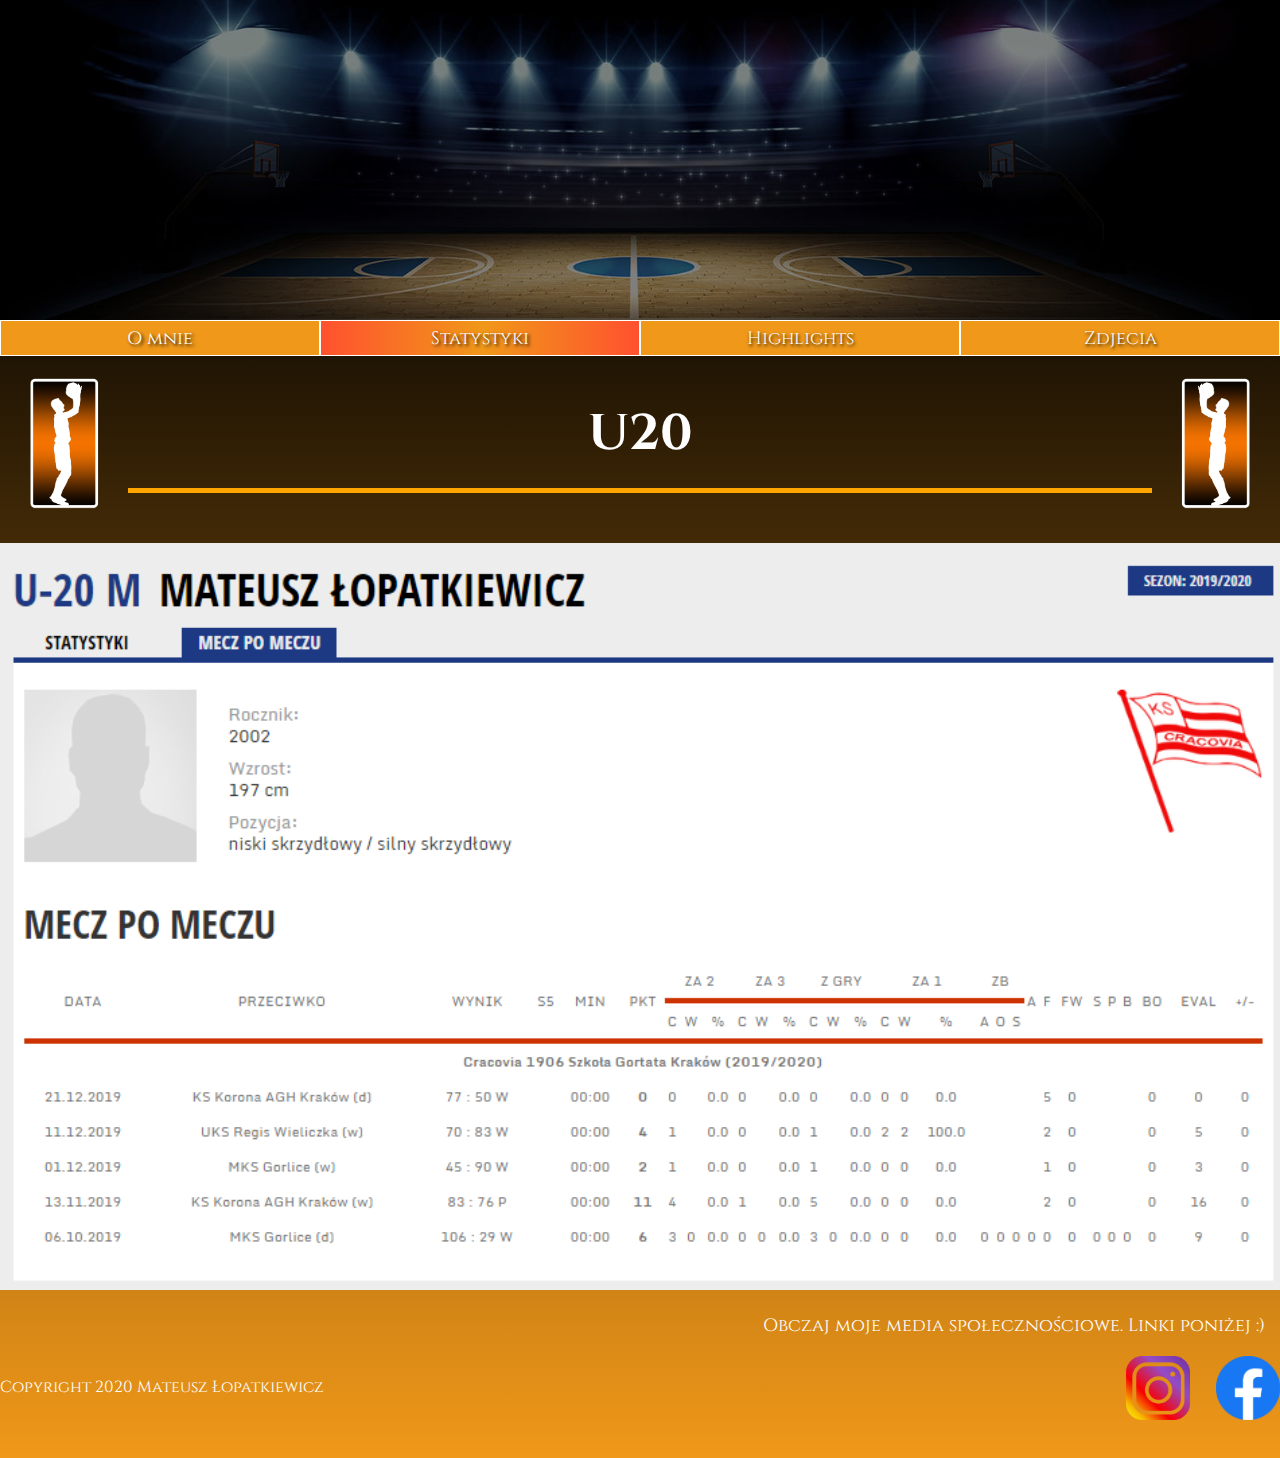
<file: U20.html>
﻿<!DOCTYPE html>
<html lang="PL">
<head>
	<meta charset="UTF-8"> <!-- polskie znaki-->
	<meta name="viewport" content="width=device-width, initial-scale=1.0"> <!-- dla urządzeń mobilnych-->
	<title>Mateusz Łopatkiewicz</title> <!-- Wynik wyszukiwania nazwa strony -->
	<link href="https://fonts.googleapis.com/css?family=Cinzel&display=swap&subset=latin-ext" rel="stylesheet">  <!-- dodanie czcionki -->
	<link href="Zdjecia/favicon.ico" rel="icon" type="image/x-icon" />	<!-- favvicon -->
	<link rel="stylesheet" href="stylestaty.css">
	<link rel="stylesheet" href="respon.css">
	<link rel="stylesheet" type="text/css" href="Lightbox/css/lightbox.css"> 
    <script type="text/javascript" src="Lightbox/js/lightbox-plus-jquery.min.js"></script>


	<script src="http://ajax.googleapis.com/ajax/libs/jquery/1.8.3/jquery.min.js"></script>
	<script src="responsiveslides.min.js"></script>

	<script>
  		$(function() {
    	$(".rslides").responsiveSlides();
  	});
	</script>

	
</head>

<body>
	<div id="wrapper"> <!-- Główny kontener z id main -->
		<header> <!-- nagłówek strony -->
				<ul class="rslides">
  			<li><img src="Zdjecia/basketball.jpg" alt=""></li>
  			<li><img src="Zdjecia/basketball2.jpg" alt=""></li>
			 <li><img src="Zdjecia/basketball3.jpg" alt=""></li>
		</ul>
		</header>
	
		<nav> <!-- Nasze menu nawigacja -->
			<ol>
				<li><a  href="index.html">O mnie</a></li>
				<li class="aktywny"><a>Statystyki</a>
					<ul>
						<li><a href="KNBA.html">KNBA</a></li>
						<li><a href="U18.html">U18</a></li>
						<li class="aktywny">U20</li>
						<li><a href="3LM.html">3 Liga Mężczyzn</a></li>
						<li><a href="DC35.html">Draft Camp 35</a></li>
						<li><a href="PZKOSZ.html">Mistrzostwa Polski</a></li>
					</ul>
				</li>
				<li><a  href="stronafree.html">Highlights</a></li>
				<li><a  href="galeria.html">Zdjecia</a></li>
			</ol>
		</nav>
	
		<section>
			<article>
					<img class="logo1" src="Zdjecia/Moje_logo.png" alt="Logo">
                			<img class="logo second" src="Zdjecia/Moje_logo.png" alt="logo">
				<h1 class="pierwszy">U20</h1>
				<div class="statsy">
                <a class href="Zdjecia/u20w.png" data-lightbox="Zdjęcia"><img class="statsy" src="Zdjecia/U20.png"></a>
			    </div>
				<p class="media">Obczaj moje media społecznościowe. Linki poniżej :)</p>
				<a href="https://www.facebook.com/mateos0205" target="_blank"><img class="fb" src="Zdjecia/facebook.png" alt="fb" ></a><a href="https://www.instagram.com/maticzek52/?hl=pl" target="_blank"><img class=insta src="Zdjecia/instagram.png" alt="insta" ></a>
			</article>

		</section>
	
		<footer>Copyright 2020 Mateusz Łopatkiewicz</footer>
	
	</div>
	
	
</body>
</file>
<file: styleinfo.css>
*{
	margin: 0;
	padding: 0;
	font-family:Cinzel, arial;
	box-sizing: border-box;
 }
 
 body {
	background-color: #f09819;
	background-image: linear-gradient(0deg, #f09819 0%, #000000 87%);


}
 #wrapper 
 {
	  /* Kolor dla elementów we wrapper*/
	 max-width: 1500px; /* maksymalna szerokość na jaką będą generowane nasze treści*/
	 margin: 0 auto; /* pierwszy od góry potem prawo, dół, lewo */
     
 }
 


/*ROZWIJANE MENU */

 ol {
        list-style-type:none;
        padding:0;
        margin:0;
        font-size:18px;
        line-height:2em;
        text-align:center;

      }

      /* wygląd wszystkich elementów - a - znajdujących się w elemencie - ol */
      ol a 
	  {
        display:block;
        text-decoration:none;
        color:white;
        padding:0 0px;
		text-shadow: black 0.1em 0.1em 0.2em;
		
      }

      /* wygląd elementów - li - wszystkich dzieci elementu - ol */
      ol > li {
        float:left;
		width:25%;
        height:2em;
		background-color:#F09819;
		text-align: center;
		background-color:#F09819;
		border:solid 1px white;
		z-index:9999;
		
      }

      /* wygląd elementu - li - pierwszego dziecka elementu - ol */
      ol > li:first-child {
        margin-left:0;
      }

      /* wygląd elementów - li - wszystkich dzieci elementu - ol - po najechaniu kursorem myszki na element - li */
      ol > li:hover 
	  {
        background-image: linear-gradient(to right, #FF512F 0%, #F09819 51%, #FF512F 100%);
      }

  

      /* wygląd elementu - ul - dziecka elementu - li - będącego dzieckiem elementu - ol - po najechaniu kursorem myszki na element - li */
      ol > li:hover > ul 
	  {
        display:block;
      }

      /* ------------------------CZĘŚĆ-ROZWIJANA-MENU------------------------ */

      /* wygląd głównych rozwijanych elementów - ul */
      ol > li > ul {
        display:none;
        list-style-type:none;
        padding:0;
        margin:0;
      }

      /* wygląd elementu - li - w części rozwijanej */
      ol > li > ul > li {
        position:relative;
		background-color:#F09819;
		border:solid 1px white;
		z-index:9999;
        
      }


      /* wygląd elementu - li - w części rozwijanej, po najechaniu kursorem myszki na dany element - li */
      ol > li > ul > li:hover 
	  {
        background-image: linear-gradient(to right, #FF512F 0%, #F09819 51%, #FF512F 100%);
      }

      /* wygląd elementu - a - w części rozwijanej, po najechaniu kursorem myszki na element - li */
      ol > li > ul > li:hover > a 
	  {
        font-size:25px;
      }

/* AKTUALNA KARTA */

li.aktywny
{
background-image: linear-gradient(to right, #FF512F 0%, #F09819 51%, #FF512F 100%);
font color:white;
}


/*ROZWIJANE MENU */





article
{
	margin-top:30px;
	margin-bottom:20px;
}
h1.pierwszy
{
text-align:center;
margin: 0% 10% 50px 10%;
font-size: 50px;
color:white;
margin-top:50px;
border-bottom: 5px solid orange;
border-spacing: 1000px 1000px;
    
}

img.left
{
	float:left;
	padding-right: 1%;
	width:40%;
	padding-bottom:1%;
	padding-left:1%;
	border-radius: 30% 40%;
}

article p
{
	line-height:30px;
	font-size:18px;
	color:white;
	padding: 15px
}	

iframe
{
	width:100%;
}

footer
{
	height:40px;
	color:white;
	text-align:left;
}

article p.media
{
	line-height:30px;
	font-size:18px;
	color:white;
	padding: 15px;
	text-align:right;
	

}
img.insta
{
	width:5%;
	float:right;
	
}

img.fb
{
	width:5%;
	float:right;
	margin-left:2%;
}

.fb:hover
{
	transform: scale(1.2);
	transition:0.3s transform linear;
}

.insta:hover
{
	transform: scale(1.2);
	transition:0.3s transform linear;
}

img.logo
{
    width:10%;
    float:right;
    padding:10px;
    margin-right:0px
    
}

img.logo1
{
     width:10%;
    float:left;
    padding:10px;
    margin-right:0px
}

img.tyl
{
    width:50%;
    padding-right: 1%;
	width:50%;
	padding-bottom:1%;
	padding-left:1%;

    border-color:white;
	border-radius: 50%;
    padding-top:5%
}

.second
{
border:0;
display:inline-block;
transform:scale(-1,1);
-webkit-transform:scale(-1,1);
-moz-transform:scale(-1,1);
-o-transform:scale(-1,1)
}

/*SLIDER */

.rslides {
  position: relative;
  list-style: none;
  overflow: hidden;
  width: 100%;
  padding: 0;
  margin: 0;
  }

.rslides li {
  -webkit-backface-visibility: hidden;
  position: absolute;
  display: none;
  width: 100%;
  left: 0;
  top: 0;
  }

.rslides li:first-child {
  position: relative;
  display: block;
  float: left;
  }

.rslides img {
  display: block;
  height: auto;
  float: left;
  width: 100%;
  border: 0;
  }
</file>
<file: respon.css>
@media (max-width:800px)				
{
ol > li
	{
	width: 50%;
	}
}

@media (max-width: 500px)
{
ol > li
{
    width:100%;

}
}
 
media (max-width:800px)				
{
iframe
    {
	width: 100%;
    }
}
img.insta
    {
        padding-bottom: 3%
    }

}

@media (max-width:800px)				
{
ol > li 
{
	width: 50%;
}
}

@media (max-width: 500px)
{
ol > li 
{
    width:100%;

}
    
img.insta
    {
        padding-bottom: 3%
    }
}

 header img 
 {
	width: 100%;
	display: block; 
	
 }
</file>
<file: stylestaty.css>
﻿*{
	margin: 0;
	padding: 0;
	font-family:Cinzel, arial;
	box-sizing: border-box;
 }
 body {
	background-color: #f09819;
	background-image: linear-gradient(0deg, #f09819 0%, #000000 87%);
	}
 #wrapper 
 {
	  /* Kolor dla elementów we wrapper*/
	 max-width: 1500px; /* maksymalna szerokość na jaką będą generowane nasze treści*/
	 margin: 0 auto; /* pierwszy od góry potem prawo, dół, lewo */
 }

  header img 
 {
	width: 100%;
	display: block; /*responsywność obrazka w trakcie zmniejszania strony*/
	
 }
 

 
/*ROZWIJANE MENU */

 ol {
        list-style-type:none;
        padding:0;
        margin:0;
        font-size:18px;
        line-height:2em;
        text-align:center;

      }

      /* wygląd wszystkich elementów - a - znajdujących się w elemencie - ol */
      ol a 
	  {
        display:block;
        text-decoration:none;
        color:white;
        padding:0 0px;
		text-shadow: black 0.1em 0.1em 0.2em;
		
      }

      /* wygląd elementów - li - wszystkich dzieci elementu - ol */
      ol > li {
        float:left;
		width:25%;
        	height:2em;
		background-color:#F09819;
		text-align: center;
		background-color:#F09819;
		border:solid 1px white;
		z-index:9999;
		
      }

      /* wygląd elementu - li - pierwszego dziecka elementu - ol */
      ol > li:first-child {
        margin-left:0;
      }

      /* wygląd elementów - li - wszystkich dzieci elementu - ol - po najechaniu kursorem myszki na element - li */
      ol > li:hover 
	  {
        background-image: linear-gradient(to right, #FF512F 0%, #F09819 51%, #FF512F 100%);
      }

  

      /* wygląd elementu - ul - dziecka elementu - li - będącego dzieckiem elementu - ol - po najechaniu kursorem myszki na element - li */
      ol > li:hover > ul 
	  {
        display:block;
      }

      /* ------------------------CZĘŚĆ-ROZWIJANA-MENU------------------------ */

      /* wygląd głównych rozwijanych elementów - ul */
      ol > li > ul {
        display:none;
        list-style-type:none;
        padding:0;
        margin:0;
      }

      /* wygląd elementu - li - w części rozwijanej */
      ol > li > ul > li {
        	position:relative;
		background-color:#F09819;
		border:solid 1px white;
		z-index:9999;
        
      }


      /* wygląd elementu - li - w części rozwijanej, po najechaniu kursorem myszki na dany element - li */
      ol > li > ul > li:hover 
	  {
        background-image: linear-gradient(to right, #FF512F 0%, #F09819 51%, #FF512F 100%);
      }

      /* wygląd elementu - a - w części rozwijanej, po najechaniu kursorem myszki na element - li */
      ol > li > ul > li:hover > a 
	  {
        font-size:25px;
      }

/*ROZWIJANE MENU */

/* AKTUALNA KARTA */

li.aktywny
{
background-image: linear-gradient(to right, #FF512F 0%, #F09819 51%, #FF512F 100%);
color:white;
padding:0 0px;
text-shadow: black 0.1em 0.1em 0.2em;
}

/* AKTUALNA KARTA */

article
{
	margin-top:30px;
	margin-bottom:20px;
}
h1.pierwszy
{
text-align:center;
margin: 0% 10% 50px 10%;
font-size: 50px;
color:white;
padding-bottom:20px;
border-bottom: 5px solid orange;
padding-top:50px;
}


article p
{
	line-height:30px;
	font-size:18px;
	color:white;
	padding: 15px
}	

iframe
{
	width:100%;
	height:1000px;
}

footer
{

	height:40px;
	color:white;
	text-align:left;
}

article p.media
{
	line-height:30px;
	font-size:18px;
	color:white;
	padding: 15px;
	text-align:right;
	

}
img.insta
{
	width:5%;
	float:right;
}

img.fb
{
	width:5%;
	float:right;
	margin-left:2%;
}
.fb:hover
{
	transform: scale(1.2);
	transition:0.3s transform linear;
}

.insta:hover
{
	transform: scale(1.2);
	transition:0.3s transform linear;
}

img.logo
{
    width:10%;
    float:right;
    padding:10px;
    margin-right:0px
    
}

img.logo1
{
    width:10%;
    float:left;
    padding:10px;
    margin-right:0px
}

.second
{
border:0;
display:inline-block;
transform:scale(-1,1);
-webkit-transform:scale(-1,1);
-moz-transform:scale(-1,1);
-o-transform:scale(-1,1)
}

div.statsy

{
width: 100%;
margin: 0 auto;
text-align:center;
}

img.statsy
{
	width: 100%;
	margin: 0 auto;
}

/*SLIDER */

.rslides {
  position: relative;
  list-style: none;
  overflow: hidden;
  width: 100%;
  padding: 0;
  margin: 0;
  }

.rslides li {
  -webkit-backface-visibility: hidden;
  position: absolute;
  display: none;
  width: 100%;
  left: 0;
  top: 0;
  }

.rslides li:first-child {
  position: relative;
  display: block;
  float: left;
  }

.rslides img {
  display: block;
  height: auto;
  float: left;
  width: 100%;
  border: 0;
  }
</file>
<file: galeriastyle.css>
.gallery
{
    margin-left: 17%
}

.gallery img 
{
    transition:1s;
    width: 20%;
    margin-right: 1px;
    border: 10px solid transparent;
    padding: 15px;
    border-radius: 50%;
    border: 1px solid #ddd;
}

.gallery img:hover 
{
    filter: brightness(120%);
    transform: scale(1.1);
}

@media (max-width:800px)				
{
.gallery img
	{
	width: 40%;
	}
}

@media (max-width: 500px)
{
.gallery img 
{
    width:100%;

}
.gallery
    {
        margin-left:0%;
    }
}
</file>
